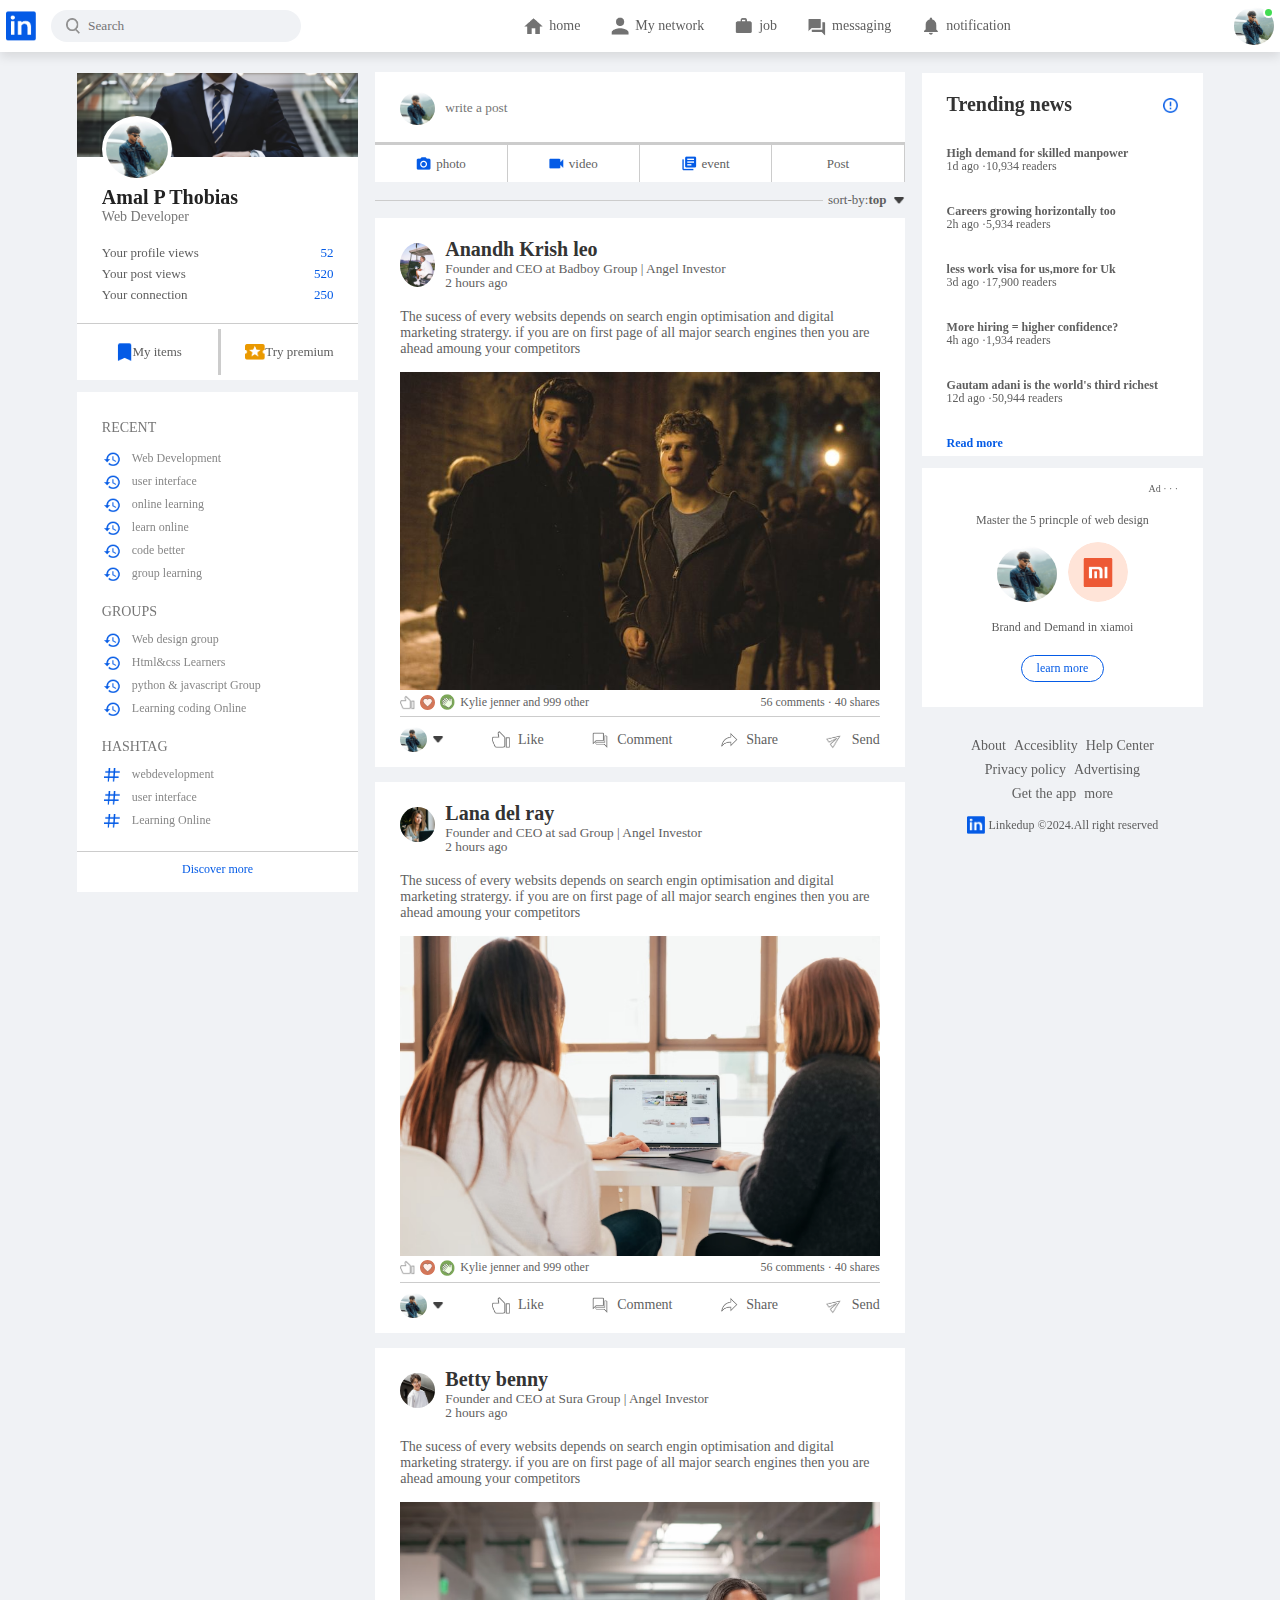
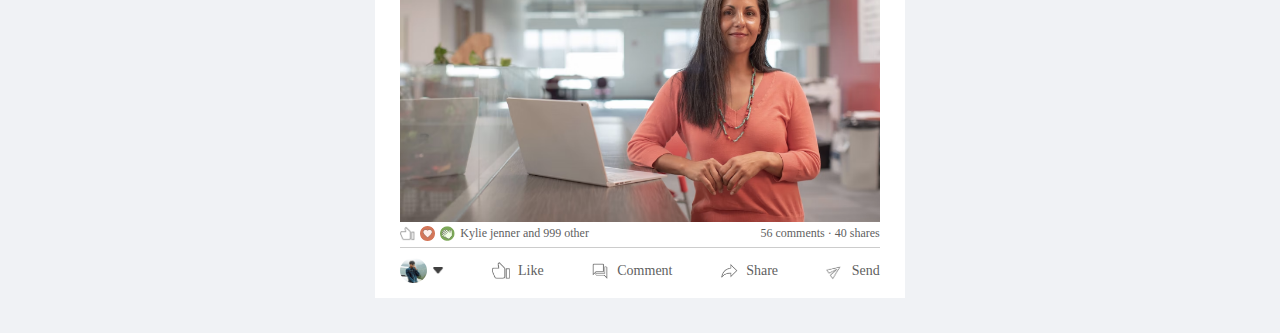
<file: index.html>
<!DOCTYPE html>
<html lang="en">
<head>
    <meta charset="UTF-8">
    <meta name="viewport" content="width=device-width, initial-scale=1.0">
    <title>linkedin</title>
    <link rel="icon" href="images/faviconyo.ico">
    <link rel="stylesheet" href="style.css">
    <link rel="preconnect" href="https://fonts.googleapis.com">
<link rel="preconnect" href="https://fonts.gstatic.com" crossorigin>
<link href="https://fonts.googleapis.com/css2?family=Eczar:wght@400..800&display=swap" rel="stylesheet">
</head>
<body>
    <nav class="navbar">
        <div class="navbar-left">
        <a href="index.html" class="logo"><img src="images/logo.png"></a>
        <div class="search-box">
            <img src="images/search.png" >
            <input type="text" placeholder="Search">

        </div>
    </div>
        <div class="navbar-center">
        <ul>
            <Li><a href="#"><img src="images/home.png"> <span>home</span> </span></a></Li>
            <Li><a href="#"><img src="images/network.png"> <span>My network</span> </span></a></Li>
            <Li><a href="#"><img src="images/jobs.png"> <span>job</span> </span></a></Li>
            <Li><a href="#"><img src="images/message.png"> <span>messaging</span> </span></a></Li>
            <Li><a href="#"><img src="images/notification.png"> <span>notification</span> </span></a></Li>
        </ul>
        </div>
        <div class="navbar-right">
            <div class="online">
            <img src="images/user-40.jpg" class="nav-profile-img" onclick="toggleMenu()">
        </div>
        </div>

        <!-- __----------profile dropdown------------ -->
        <div class="profile-menu-wrap" id="profileMenu">
            <div class="profile-menu">
                <div class="user-info">
                    <img src="images/user-40.jpg" >
                    <div>
                        <h3>Amal p Thobias</h3>
                        <a href="profile.html">See your profile</a>

                    </div>
                </div>
                <hr>
                <a href="#" class="profile-menu-link" >
                    <img src="images/feedback.png" >
                    <p>Give feedback</p>
                    <span>></span>
                </a>
                <a href="#" class="profile-menu-link" >
                    <img src="images/setting.png" >
                    <p>settings & Privacy</p>
                    <span>></span>
                </a>
                <a href="#" class="profile-menu-link" >
                    <img src="images/help.png" >
                    <p>Help & Supportk</p>
                    <span>></span>
                </a>
                <a href="#" class="profile-menu-link" >
                    <img src="images/display.png" >
                    <p>display & Accesiblity</p>
                    <span>></span>
                </a>
                <a href="#" class="profile-menu-link" >
                    <img src="images/logout.png" >
                    <p>Logout</p>
                    <span>></span>
                </a>

            </div>
        </div>

    </nav>

    <!-- ------------ nav over-------- -->
    <div class="container">
        <!-- ===leftside==== -->
        <div class="left-sidebar">
            <div class="sidebar-profile-box">
                <img src="images/cover-pic.png" width="100%">
                <div class="sidebar-profile-info">
                    <img src="images/user-40.jpg" a>
                    <h1>Amal P Thobias</h1>
                    <h3>Web Developer</h3>
                    <ul>
                        <li>Your profile views<span>52</span></li>
                        <li>Your post views<span>520</span></li>
                        <li>Your connection<span>250</span></li>
                        

                    </ul>

                </div>
                <div class="sidebar-profile-link">
                    <a href="#"><img src="images/items.png"> My items</"a>
                    <a href="#"><img src="images/premium.png">Try premium</"a>
                </div>
            </div>
        <div  class="sidebar-activity">
            <h3> RECENT </h3>
            <a href="#"><img src="images/recent.png">Web Development</a>
            <a href="#"><img src="images/recent.png">user interface</a>
            <a href="#"><img src="images/recent.png">online learning</a>
            <a href="#"><img src="images/recent.png">learn online</a>
            <a href="#"><img src="images/recent.png">code better </a>
            <a href="#"><img src="images/recent.png">group learning</a>
            <h3> GROUPS</h3>
            <a href="#"><img src="images/recent.png">Web design group</a>
            <a href="#"><img src="images/recent.png">Html&css Learners</a>
            <a href="#"><img src="images/recent.png">python & javascript Group</a>
            <a href="#"><img src="images/recent.png">Learning coding Online</a>
            <h3>HASHTAG</h3>
            <a href="#"><img src="images/hashtag.png">webdevelopment</a>
            <a href="#"><img src="images/hashtag.png">user interface </a>
            <a href="#"><img src="images/hashtag.png">Learning Online</a>
            <div class="Discover-more-link">
                <a href="#">Discover more</a>
            </div>

        </div>

        </div>
           <!-- ========main====== -->
        <div class="main-content">

<div class="create-post">
    <div class="create-post-input">
        <img src="images/user-40.jpg" >
        <textarea rows="2" placeholder="write a post "></textarea>
    </div>
    <div class="create-post-links">
        <li><img src="images/photo.png" >photo</li>
        <li><img src="images/video.png" >video</li>
        <li><img src="images/event.png" >event</li>
        <li>Post</li>
    </div>
</div>
<div class="sort-by">
    <hr>
    <p>sort-by:<span>top <img src="images/down-arrow.png"></span></p>
</div>
<div class="post">
    <div class="post-auther">
        <img src="images/Tyga.jpeg" >
        <div>
            <h1>Anandh Krish leo </h1>
            <small>Founder and CEO at Badboy Group | Angel Investor </small>
            <small>2 hours ago</small>
        </div>
    </div>
    <p>The sucess of every websits depends on search engin optimisation and digital marketing stratergy. if you are on first page of all
     major search engines then you are ahead amoung your competitors</p>
     <img src="images/social.jpeg" width="100%">
     <div>
        <div class="post-stasts">
            <div>
                <img src="images/thumbsup.png">
                <img src="images/love.png">
                <img src="images/clap.png">
                <span class="liked-users">Kylie jenner and 999 other</span>
            </div>
            <div>
                <span>56 comments &middot; 40 shares</span>
            </div>

        </div>
        <div class="post-activity">
            <div>
                <img src="images/user-40.jpg" class="post-activity-user-icon">
                <img src="images/down-arrow.png" class="post-activity-arrow-icon">
            </div>
        
        <div class="post-activity-link">
            <img src="images/like.png" >
            <span>Like</span>
        </div>
        <div class="post-activity-link">
            <img src="images/comment.png" >
            <span>Comment</span>
        </div>
        <div class="post-activity-link">
            <img src="images/share.png" >
            <span>Share</span>
        </div>
        <div class="post-activity-link">
            <img src="images/send.png" >
            <span>Send</span>
        </div>
        </div> 


     </div>
    
</div>

<div class="post">
    <div class="post-auther">
        <img src="images/user-4.png" >
        <div>
            <h1>Lana del ray</h1>
            <small>Founder and CEO at sad Group | Angel Investor </small>
            <small>2 hours ago</small>
        </div>
    </div>
    <p>The sucess of every websits depends on search engin optimisation and digital marketing stratergy. if you are on first page of all
     major search engines then you are ahead amoung your competitors</p>
     <img src="images/post-image-2.png" width="100%">
     <div>
        <div class="post-stasts">
            <div>
                <img src="images/thumbsup.png">
                <img src="images/love.png">
                <img src="images/clap.png">
                <span class="liked-users">Kylie jenner and 999 other</span>
            </div>
            <div>
                <span>56 comments &middot; 40 shares</span>
            </div>

        </div>
        <div class="post-activity">
            <div>
                <img src="images/user-40.jpg" class="post-activity-user-icon">
                <img src="images/down-arrow.png" class="post-activity-arrow-icon">
            </div>
        
        <div class="post-activity-link">
            <img src="images/like.png" >
            <span>Like</span>
        </div>
        <div class="post-activity-link">
            <img src="images/comment.png" >
            <span>Comment</span>
        </div>
        <div class="post-activity-link">
            <img src="images/share.png" >
            <span>Share</span>
        </div>
        <div class="post-activity-link">
            <img src="images/send.png" >
            <span>Send</span>
        </div>
        </div> 


     </div>
    
</div>


<div class="post">
    <div class="post-auther">
        <img src="images/user-5.png" >
        <div>
            <h1>Betty benny</h1>
            <small>Founder and CEO at Sura Group | Angel Investor </small>
            <small>2 hours ago</small>
        </div>
    </div>
    <p>The sucess of every websits depends on search engin optimisation and digital marketing stratergy. if you are on first page of all
     major search engines then you are ahead amoung your competitors</p>
     <img src="images/post-image-3.png" width="100%">
     <div>
        <div class="post-stasts">
            <div>
                <img src="images/thumbsup.png">
                <img src="images/love.png">
                <img src="images/clap.png">
                <span class="liked-users">Kylie jenner and 999 other</span>
            </div>
            <div>
                <span>56 comments &middot; 40 shares</span>
            </div>

        </div>
        <div class="post-activity">
            <div>
                <img src="images/user-40.jpg" class="post-activity-user-icon">
                <img src="images/down-arrow.png" class="post-activity-arrow-icon">
            </div>
        
        <div class="post-activity-link">
            <img src="images/like.png" >
            <span>Like</span>
        </div>
        <div class="post-activity-link">
            <img src="images/comment.png" >
            <span>Comment</span>
        </div>
        <div class="post-activity-link">
            <img src="images/share.png" >
            <span>Share</span>
        </div>
        <div class="post-activity-link">
            <img src="images/send.png" >
            <span>Send</span>
        </div>
        </div> 


     </div>
    
</div>



        </div>
        <!-- <=========right======== -->
        <div class="right-sidebar">
<div class="sidebar-news">
    <img src="images/more.png" class="info-icon">
    <h3> Trending news</h3>
    <a href="#">High demand for skilled manpower</a>
    <span> 1d ago &middot;10,934 readers</span>


    <a href="#">Careers growing horizontally too</a>
    <span> 2h ago &middot;5,934 readers</span>


    <a href="#">less work visa for us,more for Uk</a>
    <span> 3d ago &middot;17,900 readers</span>


    <a href="#">More hiring = higher confidence?</a>
    <span> 4h ago &middot;1,934 readers</span>


    <a href="#">Gautam adani is the world's third richest</a>
    <span> 12d ago &middot;50,944 readers</span>


     <a href="#" class="read-more-link">Read more</a>

</div>
<div class="sidebar-ad">
    <small>Ad &middot; &middot; &middot;</small>
    <p>Master the 5 princple of web design</p>
    <div>
        <img src="images/user-40.jpg">
        <img src="images/mi-logo.png">
    </div>
    <b>Brand and Demand in xiamoi </b>
    <a href="#"class="ad-link">learn more</a>

</div>

<div class="sidebar-useful-links">
    <a href="#">About</a>
    <a href="#">Accesiblity</a>
    <a href="#">Help Center</a>
    <a href="#">Privacy policy</a>
    <a href="#">Advertising</a>
    <a href="#">Get the app</a>
    <a href="#">more</a>



    <div class="copyright-mgs">
        <img src="images/logo.png" >
        <p>Linkedup &#169;2024.All right reserved</p>


    </div>

</div>

        </div>
    </div>


    <script>

        let profileMenu =document.getElementById("profileMenu");
        function toggleMenu(){
            profileMenu.classList.toggle("open-menu");

        }

    </script>
    
</body>
</html>
</file>
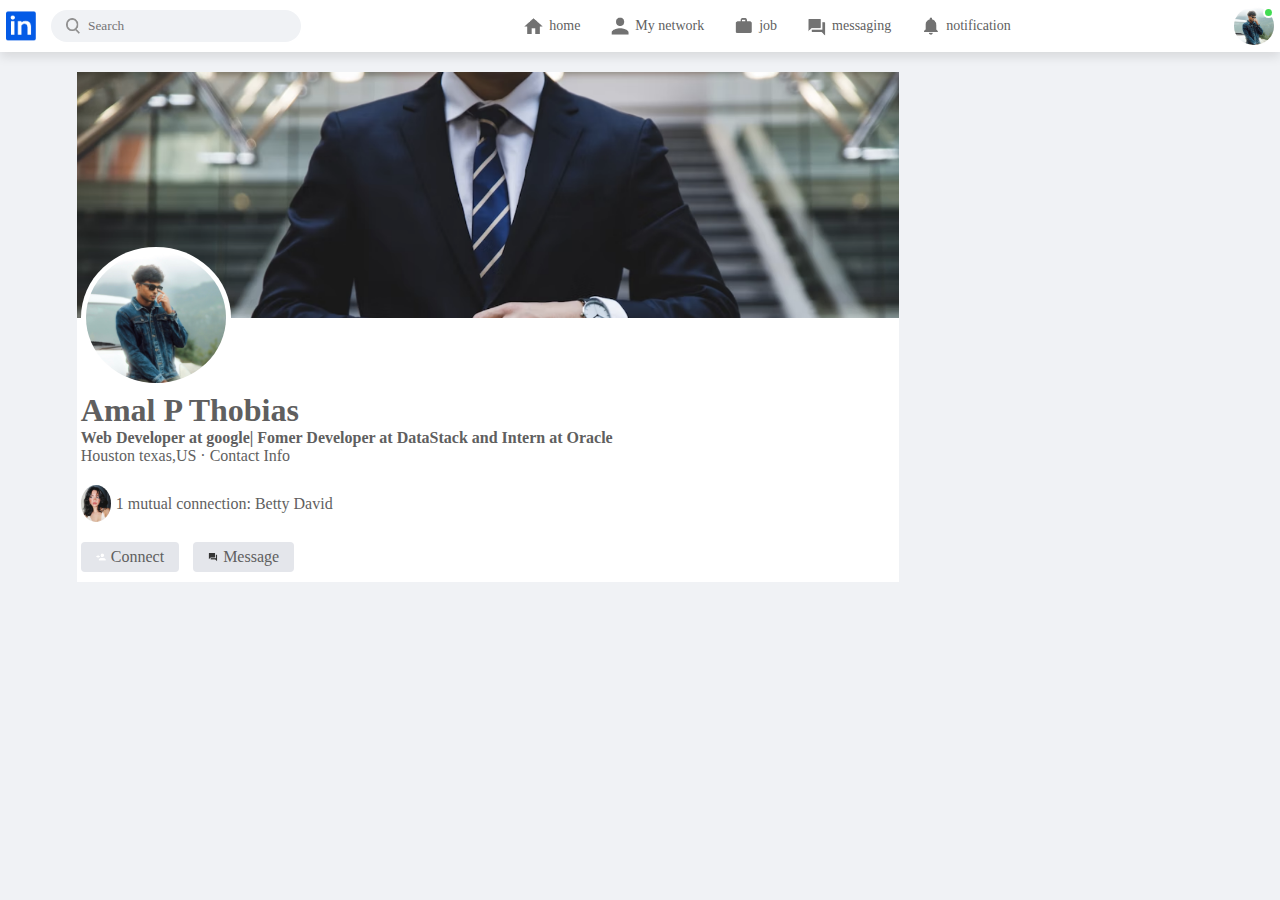
<file: profile.html>
<!DOCTYPE html>
<html lang="en">
<head>
    <meta charset="UTF-8">
    <meta name="viewport" content="width=device-width, initial-scale=1.0">
    <title>linkedin</title>
    <link rel="icon" href="images/faviconyo.ico">
    <link rel="stylesheet" href="style.css">
</head>
<body>
    <nav class="navbar">
        <div class="navbar-left">
        <a href="index.html" class="logo"><img src="images/logo.png"></a>
        <div class="search-box">
            <img src="images/search.png" >
            <input type="text" placeholder="Search">

        </div>
    </div>
        <div class="navbar-center">
        <ul>
            <Li><a href="#"><img src="images/home.png"> <span>home</span> </span></a></Li>
            <Li><a href="#"><img src="images/network.png"> <span>My network</span> </span></a></Li>
            <Li><a href="#"><img src="images/jobs.png"> <span>job</span> </span></a></Li>
            <Li><a href="#"><img src="images/message.png"> <span>messaging</span> </span></a></Li>
            <Li><a href="#"><img src="images/notification.png"> <span>notification</span> </span></a></Li>
        </ul>
        </div>
        <div class="navbar-right">
            <div class="online">
            <img src="images/user-40.jpg" class="nav-profile-img" onclick="toggleMenu()">
        </div>
        </div>

        <!-- __----------profile dropdown------------ -->
        <div class="profile-menu-wrap" id="profileMenu">
            <div class="profile-menu">
                <div class="user-info">
                    <img src="images/user-40.jpg" >
                    <div>
                        <h3>Amal p Thobias</h3>
                        <a href="profile.html">See your profile</a>

                    </div>
                </div>
                <hr>
                <a href="#" class="profile-menu-link" >
                    <img src="images/feedback.png" >
                    <p>Give feedback</p>
                    <span>></span>
                </a>
                <a href="#" class="profile-menu-link" >
                    <img src="images/setting.png" >
                    <p>settings & Privacy</p>
                    <span>></span>
                </a>
                <a href="#" class="profile-menu-link" >
                    <img src="images/help.png" >
                    <p>Help & Supportk</p>
                    <span>></span>
                </a>
                <a href="#" class="profile-menu-link" >
                    <img src="images/display.png" >
                    <p>display & Accesiblity</p>
                    <span>></span>
                </a>
                <a href="#" class="profile-menu-link" >
                    <img src="images/logout.png" >
                    <p>Logout</p>
                    <span>></span>
                </a>

            </div>
        </div>

    </nav>

    <!-- ------------ nav over-------- -->

<div class="container">
    <div class="profile-main">
        <div class="profile-container">
            <img src="images/cover-pic.png" width="100%">
            <div class="profile-container-inner">
                <img src="images/user-40.jpg" class="profile-pic">
                <h1>Amal P Thobias</h1>
                <b>Web Developer at google| Fomer Developer at DataStack and Intern at Oracle</b>
                <p>Houston texas,US &middot; <a href="#">Contact Info</a></p>
                <div class="mutual-connection">
                    <img src="images/gudgirl.jpeg">
                    <span>1 mutual connection: Betty David</span>
                </div>
                <div class="profile-btn">
                    <a href="#" class="prime-btn"><img src="images/connect.png">Connect</a>
                    <a href="#"><img src="images/chat.png">Message</a>

                </div>
            </div>

         
        </div>

    </div>
<!-- --------------------profile-sidebar---------------- -->
    <div class="profile-sidebar"></div>
</div>





    <script>

        let profileMenu =document.getElementById("profileMenu");
        function toggleMenu(){
            profileMenu.classList.toggle("open-menu");

        }

    </script>
    
</body>
</html>
</file>
<file: style.css>
*{
    margin:0;
    padding:0;
    font-family:'poppins',sans-scrif;
    box-sizing: border-box;

}

body{
    background:#f0f2f5 ;
    color:#5f5f5f;
}

a{
    text-decoration:none;
    color:#5f5f5f ;
}
.navbar{
    display: flex;
    align-items: center;
    justify-content: space-between;
    background: #fff;
    padding: 6px;
    position: sticky;
    top: 0;
    z-index: 100;
    box-shadow: 0 5px 10px rgba(0,0,0,0.1);

}
.logo img{
    width: 30px;
    margin-right: 15px;
    display: block;

}
.navbar-center ul li{
    display: inline-block;
    list-style: none;
   

}
.navbar-center ul li a{
    display: flex;
    align-items: center;
    font-size: 14px;
    margin: 5px 8px;
    padding-right: 5px;
    position: relative;
}
.navbar-center ul li a img{
    width: 30px;

}
.navbar-center ul li a::after{
    content: '';
    width:0 ;
    height: 2px;
    background: #045be6;
    position: absolute;
    bottom: -15px;
    transition: width 0.3s;


}
.navbar-center ul li a:hover::after{
    width: 100%;

}
.nav-profile-img{
    width: 40px;
    border-radius: 70%;
    display: block;
    cursor: pointer;
    position: relative;

}
.online{
    position: relative;
}
.online::after{
    content: '';
    width: 7px;
    height: 7px;
    border: 2px solid#fff;
    border-radius: 50%;
    right:0px ;
    top:0px;
    background:#41db51 ;
    position: absolute;
}
.search-box{
    background: #f0f2f5;
    width:250px;
    border-radius: 20px;
    display: flex;
    align-items: center;
    padding: 0 15px;
}
.navbar-left{
    display: flex;
    align-items: center;
}
.search-box img{
    width: 14px;
}
.search-box input{
    width: 100px;
    background: transparent;
    padding: 8px;
    outline: none;
    border: 0;


}






.container{
    padding: 20px 6%;
    display: flex;
    flex-wrap: wrap;
    justify-content: space-between;
}
/* _____________left-sidebar_____________ */
.left-sidebar{
    flex-basis: 25%;
    align-self: flex-start;
    position: sticky;
    top: 73px;

}
.sidebar-profile-box{
    background: #fff;

}
.sidebar-profile-info{
    padding: 0 25px;
}
.sidebar-profile-info img{
    width: 70px;
    border-radius: 50%;
    background: #fff;
    padding: 4px;
    margin-top: -45px;
}
.sidebar-profile-info h1{
    font-size: 20px;
    font-weight: 600;
    color: #222;


}
.sidebar-profile-info h3{
    font-size: 14px;
    font-weight:500;
    color: #777;
}
.sidebar-profile-info ul {
    list-style: none;
    margin: 20px 0;
}
.sidebar-profile-info ul li{
    width: 100%;
    margin: 5px 0;
    font-size: 13px;
}
.sidebar-profile-info ul li span{
    float: right;
    color: #045be6;
}
.sidebar-profile-link{
    display: flex;
    align-items: center;
    border-top: 1px solid#ccc;
}
.sidebar-profile-link a{
    flex-basis: 50%;
    display: flex;
    align-items: center;
    justify-content: center;
    padding: 15px 0;
    font-size:13px;
    border-left: solid #ccc;

}
.sidebar-profile-link a:first-child{
    border-left: 0;

}
.sidebar-profile-link a img{
    width:20px ;
    margin: right 10px; ;
}

.sidebar-activity{
    background: #fff;
    padding: 5px 25px;
    margin: 12px 0;


}
.sidebar-activity h3{
    color: #777;
    font-size: 14px;
    font-weight:500 ;
    margin: 20px 0 10px;
}
.sidebar-activity a{
    display: flex;
    align-items: center;
    font-size: 12px;
    font-weight: 500;
    color: #888;
    margin: 3px 0;
}
.sidebar-activity a img{
    width: 20px;
    margin-right: 10px;

}
.Discover-more-link{
    border-top:1px solid #ccc;
    text-align: center;
    margin-top: 20px;
    margin-left: -25px;
    margin-right: -25px;
}
.Discover-more-link a {
    color:#045be6;
    display: inline-block;
    margin: 10px 0;
}










/* -----------right----------- */
.right-sidebar{
    flex-basis: 25%;
    align-self: flex-start;
    position: sticky;
    top: 73px;
    
    

}


.sidebar-news{
    background-color: #fff;
    padding: 10px 25px;


}

.info-icon{
    width: 15px;
    float: right;
    margin-top: 15px;


}
.sidebar-news h3{
    font-size: 20px;
    font-weight: 600;
    color: #333;
margin: 10px  0  30px ;
}
.sidebar-news a{
    display: block;
    font-size:12px;
    font-weight:600;
    margin-top: 30px;
    margin-bottom: -5px;
}
.sidebar-news span{
    font-size: 12px;

}
.read-more-link{
    color: #045be6;
    font-weight: 500;
    margin: 20px 0 10px;


}
.sidebar-ad{
    background-color: #fff;
    padding: 15px 25px;
    text-align: center ;
    margin: 12px 0;
font-size: 12px;
}
.sidebar-ad img{
    width: 60px;
    border-radius: 50%;
    margin: 4px;
}
.sidebar-ad small{
    float: right;
    font-weight: 500;
}
.sidebar-ad p{
    margin-top: 30px;
    margin-bottom: 10px;

}
.sidebar-ad b{
    display: block;
    font-weight:500 ;
    margin-top: 10px;
}
.ad-link{
    display: inline-block;
    border: 1px solid #045be6;
    border-radius: 30px;
    padding: 5px 15px;
    color: #045be6;
    font-weight: 500;
    margin: 20px auto 10px;
}
.sidebar-useful-links{
    padding: 15px 25px;
    text-align: center;

}
.sidebar-useful-links a {
    display: inline-block;
    font-size: 14px;
    margin: 4px 2px;

}
.copyright-mgs{
    display: flex;
    align-items: center;
    justify-content: center;
    font-size: 12px;
    margin-top: 10px;
    font-weight: 500;


}
.copyright-mgs img{
    width: 18px;
    margin-right: 4px;


}












/* ===========main=========== */
.main-content{
    flex-basis: 47%;
}
.create-post{
    background-color: #fff;
}
.create-post-input{
    padding: 20px 25px 10px ;
    display: flex;
    align-items: flex-start;
}
.create-post-input img{
    width: 35px;
    border-radius: 50%;
    margin-right: 10px;

}
.create-post-input textarea{
    width: 100%;
    border: 0;
    outline: 0;
    resize: none;
    background: transparent;
    margin-top: 8px;


}
::placeholder{
    font-weight: 500;
}
.create-post-links{
    display: flex;
    align-items: flex-start;

}
.create-post-links li{
    list-style: none;
    border-top: solid #ccc;
    border-right: 1px solid #ccc;
    flex-basis: 25%;
    height: 40px;
    font-size: 13px;
    display: flex;
    align-items: center;
    justify-content: center;
    cursor: pointer;

}
.create-post-links li img{
    width: 15px;
    margin-right: 5px;

}
.create-post-links li ::last-child{
    background: #045be6;
    color: #fff;
    border-top: 0;
    border-right: 0;


}
.sort-by{
    display: flex;
    align-items: center;
    margin: 10px 0;
}
.sort-by hr{
    flex: 1;
    border: 0;
    height: 1px;
    background: #ccc;
}
.sort-by p{
    font-size:13px ;
    padding-left: 5px;
}
.sort-by span{
    font-weight: 600;
    cursor: pointer;

}
.sort-by span img{
    width: 12px;
    margin-left: 3px;
}
.post{
    background: #fff;
    padding: 20px 25px 5px ;
    margin: 5px 0 15px;

}
.post-auther{
    display: flex;
    align-items: flex-start;
    margin-bottom: 20px;
}
.post-auther img{
    width: 35px;
    border-radius: 50%;
    margin-right: 10px;
    margin-top: 5px;

}
.post-auther h1{
    font-size: 20px;
    font-weight: 600;
    color: #333;
    
}
.post-auther small{
    display: block;
    margin-bottom: -2px;
}
.post p{
    font-size: 14px;
    margin-bottom:15px;
}
.post-stasts{
    display: flex;
    flex-wrap: wrap;
    align-items: center;
    justify-content: space-between;
    font-size: 12px;
    border-bottom: 1px solid#ccc;
    padding-bottom: 6px;

}
.post-stasts div{
    display: flex;
    align-items: center;
}
.post-stasts img{
    width: 15px;
        margin-right: 5px;
    
}
.iked-users{
    margin-left: 30px;

}
.post-activity{
    display: flex;
    align-items: center;
    justify-content: space-between;
    padding: 10px 0;
    font-size: 14px;
    font-weight: 500;
}
.post-activity div{
    display: flex;
    align-items: center ;

 }
.post-activity-user-icon{
    width: 27px;
    border-radius: 50%;
}
.post-activity-arrow-icon{
    width: 12px;
    margin-left: 5px;

} 
.post-activity-link img{
    width: 18px;
    margin-right:8px ;

}


/* ------------------profiledropdownmenu-------------- */
.profile-menu-wrap{
    position: absolute;
    top: 100%;
    right: 5%;
    width: 320px;
    max-height: 0;
    overflow: hidden;
    transition: max-height 0.5s;


}
.profile-menu-wrap.open-menu{
    max-height: 400px;
}



.profile-menu{
    background:#222;
    color: #fff;
    padding: 20px;
    margin: 10px;
}
.user-info{
    display: flex;
    align-items: center;
}
.user-info img{
    width: 50px;
    border-radius: 50%;
    margin-right: 15px;

}
.user-info h3{
    font-weight:500;
    margin-bottom: -7px;
}
.user-info a{
    color: #c9dbf8;
    font-size: 13px;
}
.profile-menu hr{
    border: 0;
    height: 1px;
    width: 100%;
    background: #fff;
    margin:15px 0 10px;

}
.profile-menu-link{
    display: flex;
    align-items: center;
    color: #fff;
    margin: 12px 0;
    font-size: 14px;


}
.profile-menu-link p{
    width: 100%;

}
.profile-menu-link img{
    width: 35px;
    border-radius: 50%;
    margin-right:15px ;

}
/* --------------------------profilepage---------------------- */
.profile-main{
    flex-basis: 73%;  

}
.profile-sidebar{
    flex-basis: 25%;
    align-self: flex-start;
    position: sticky;
    top: 75%;
}
.profile-container{
    background-color: #fff;
}
.profile-container-inner{
    padding: 0 4px 10px ;

}
.profile-pic{
    width:150px;
    border-radius: 50%;
    margin-top: -75px;
    padding: 5px;
    background: #fff;

}
.profile-containe h1{
    font-size: 20px;
    font-weight: 600;
    color:#222 ;
}
.profile-containe b{
    font-weight: 500;
}
.profile-containe p{
    margin-top: 5px;

}
.profile-containe p a{
    color: #045be6;
    font-weight:500 ;

}
.mutual-connection{
    display: flex;
    align-items:center;
    margin: 20px 0;

}
.mutual-connection img{
    width: 30px;
    border-radius: 50%;
    margin-right: 5px;
}
.profile-btn a{
    display: inline-flex;
    align-items: center;
    background: #e4e6eb;
    padding: 6px 15px ;
    border-radius: 4px;
    margin-right: 10px;
}
.profile-btn a img{
    width: 10px;
    margin-right: 5px;
}
.profile-btn.prime-btn{
    background: #0458de;
    color: #fff;
}


/* -----------------------media quary---------------------- */

@media only screen and (max-width:600px){
    .search-box{
        background: transparent;
        width: auto;
        padding: 0;
    }
    .search-box input{
        width: 0;
        padding: 0;
    }
    .navbar-center ul li a span{
        display: none;
    }
    .navbar-center ul li a{
        padding-right: 0;
        margin: 5px;
    }
    .nav-profile-img{
        width: 30px;
    }
    .container{
        padding: 15px 3%;
    }
    .left-sidebar,.right-sidebar{
        flex-basis: 100%;
        position: relative;
        top: unset;

    }
    .main-content{
        flex-basis: 100%;
    }
    .post-stasts div{
        margin: 2px 0;
    }
    .post-activity-link span{
        display:none ;

    }
    .profile-main{
        flex-basis: 100%;
    }
    .profile-container{
        font-size: 14px;
    }
    .sidebar-activity{
        display: none;
    }
  
}
</file>
